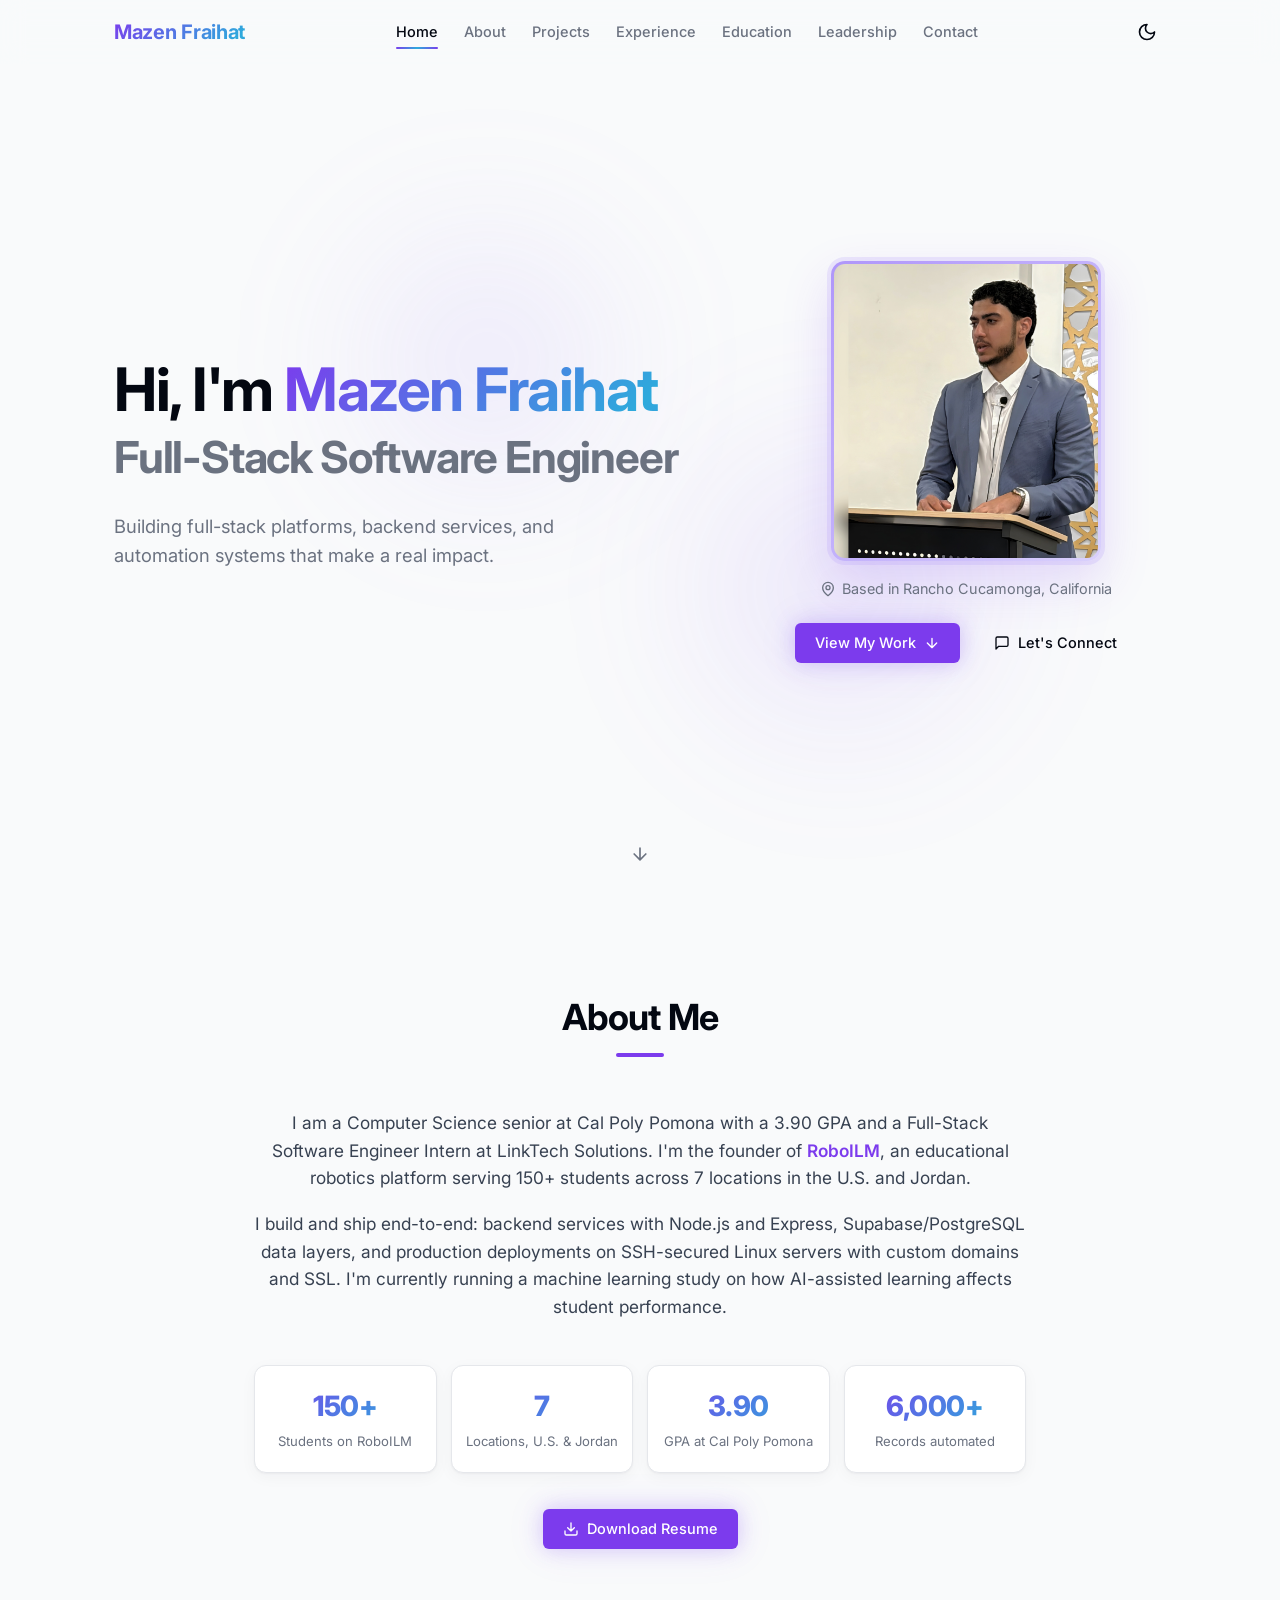
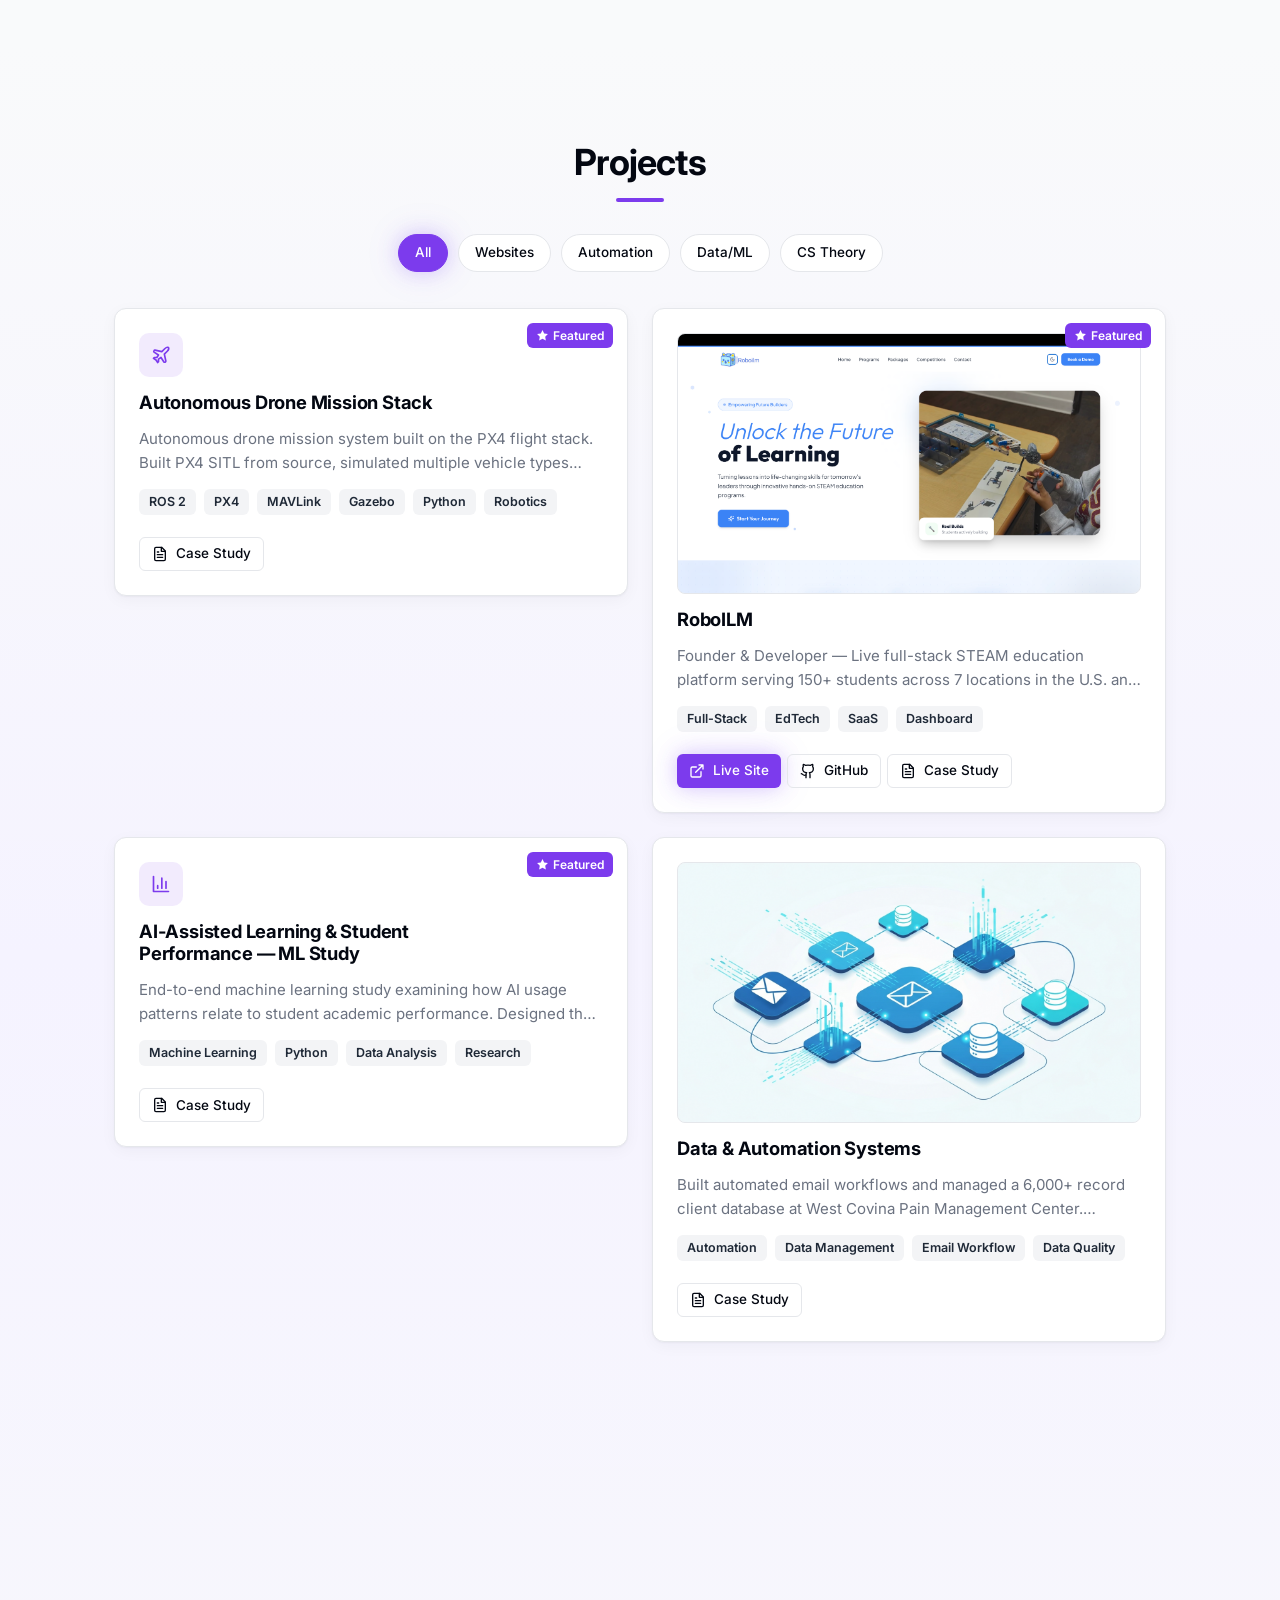
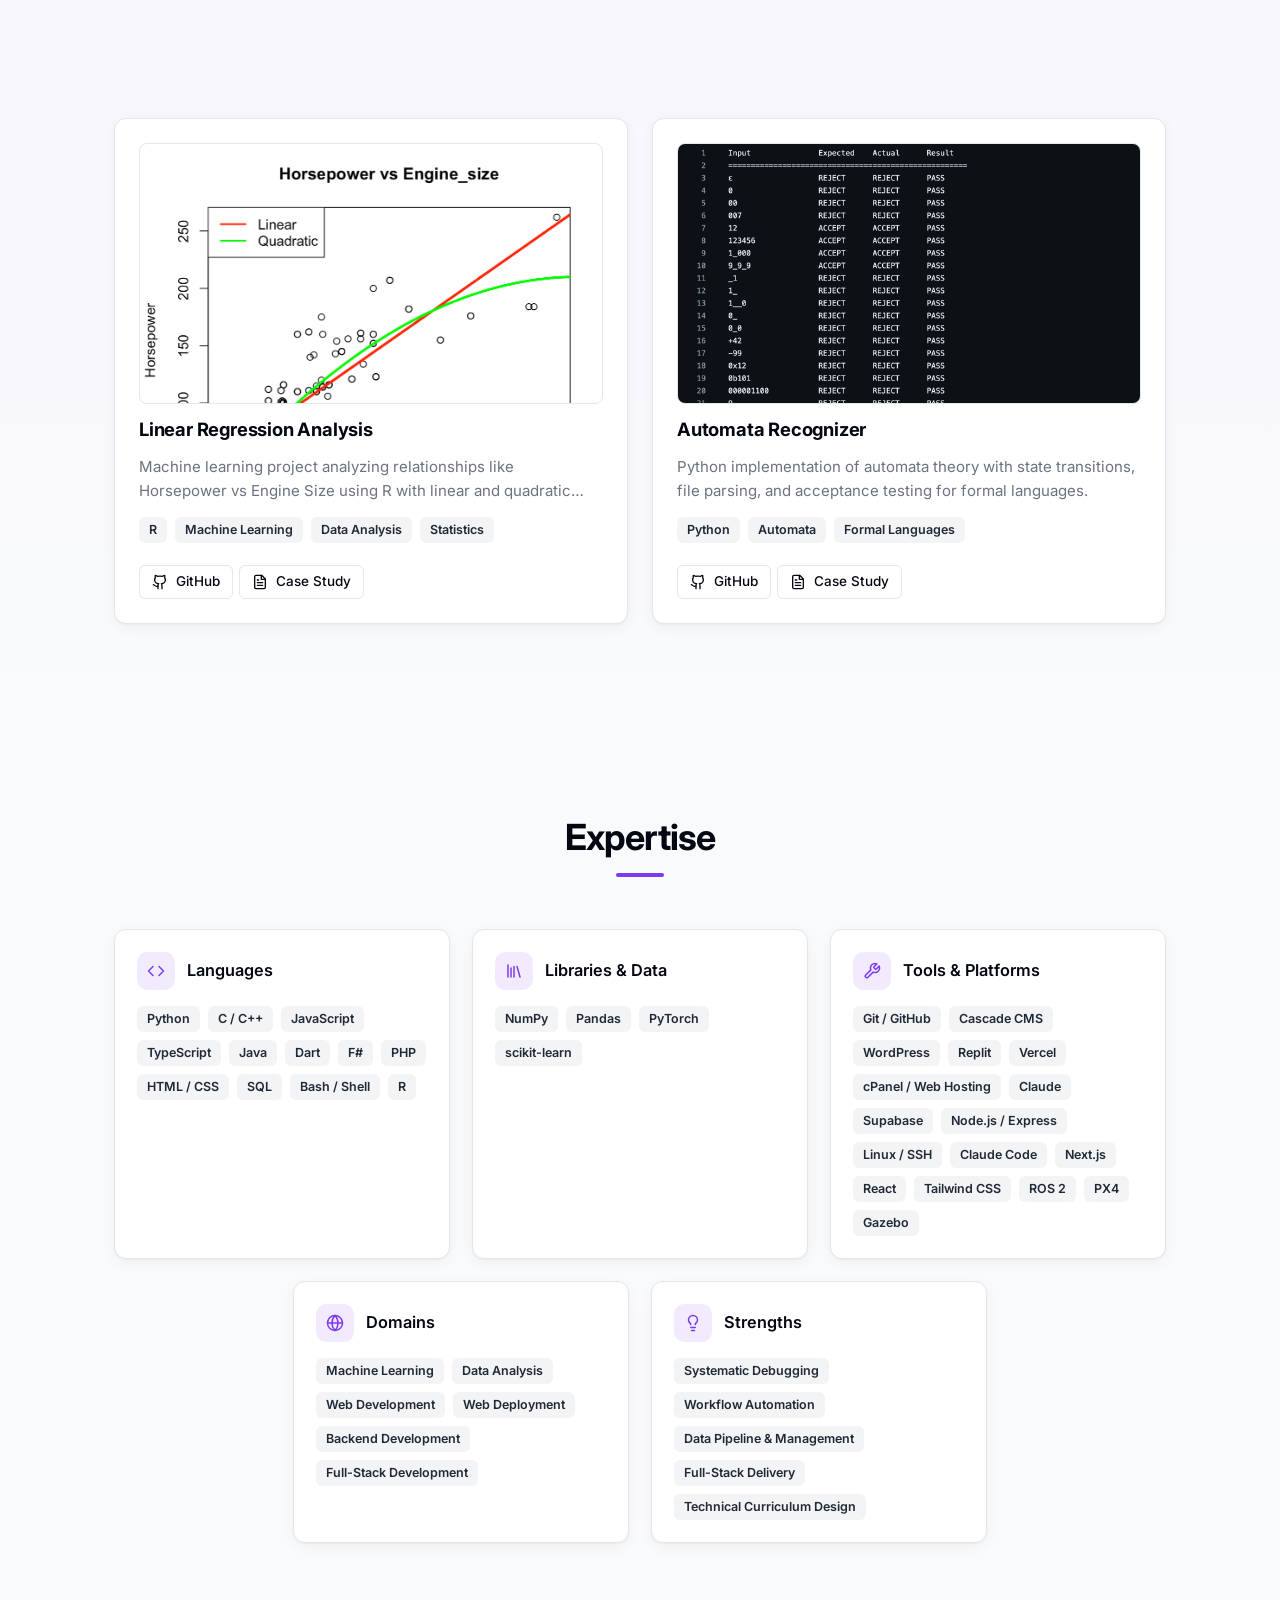
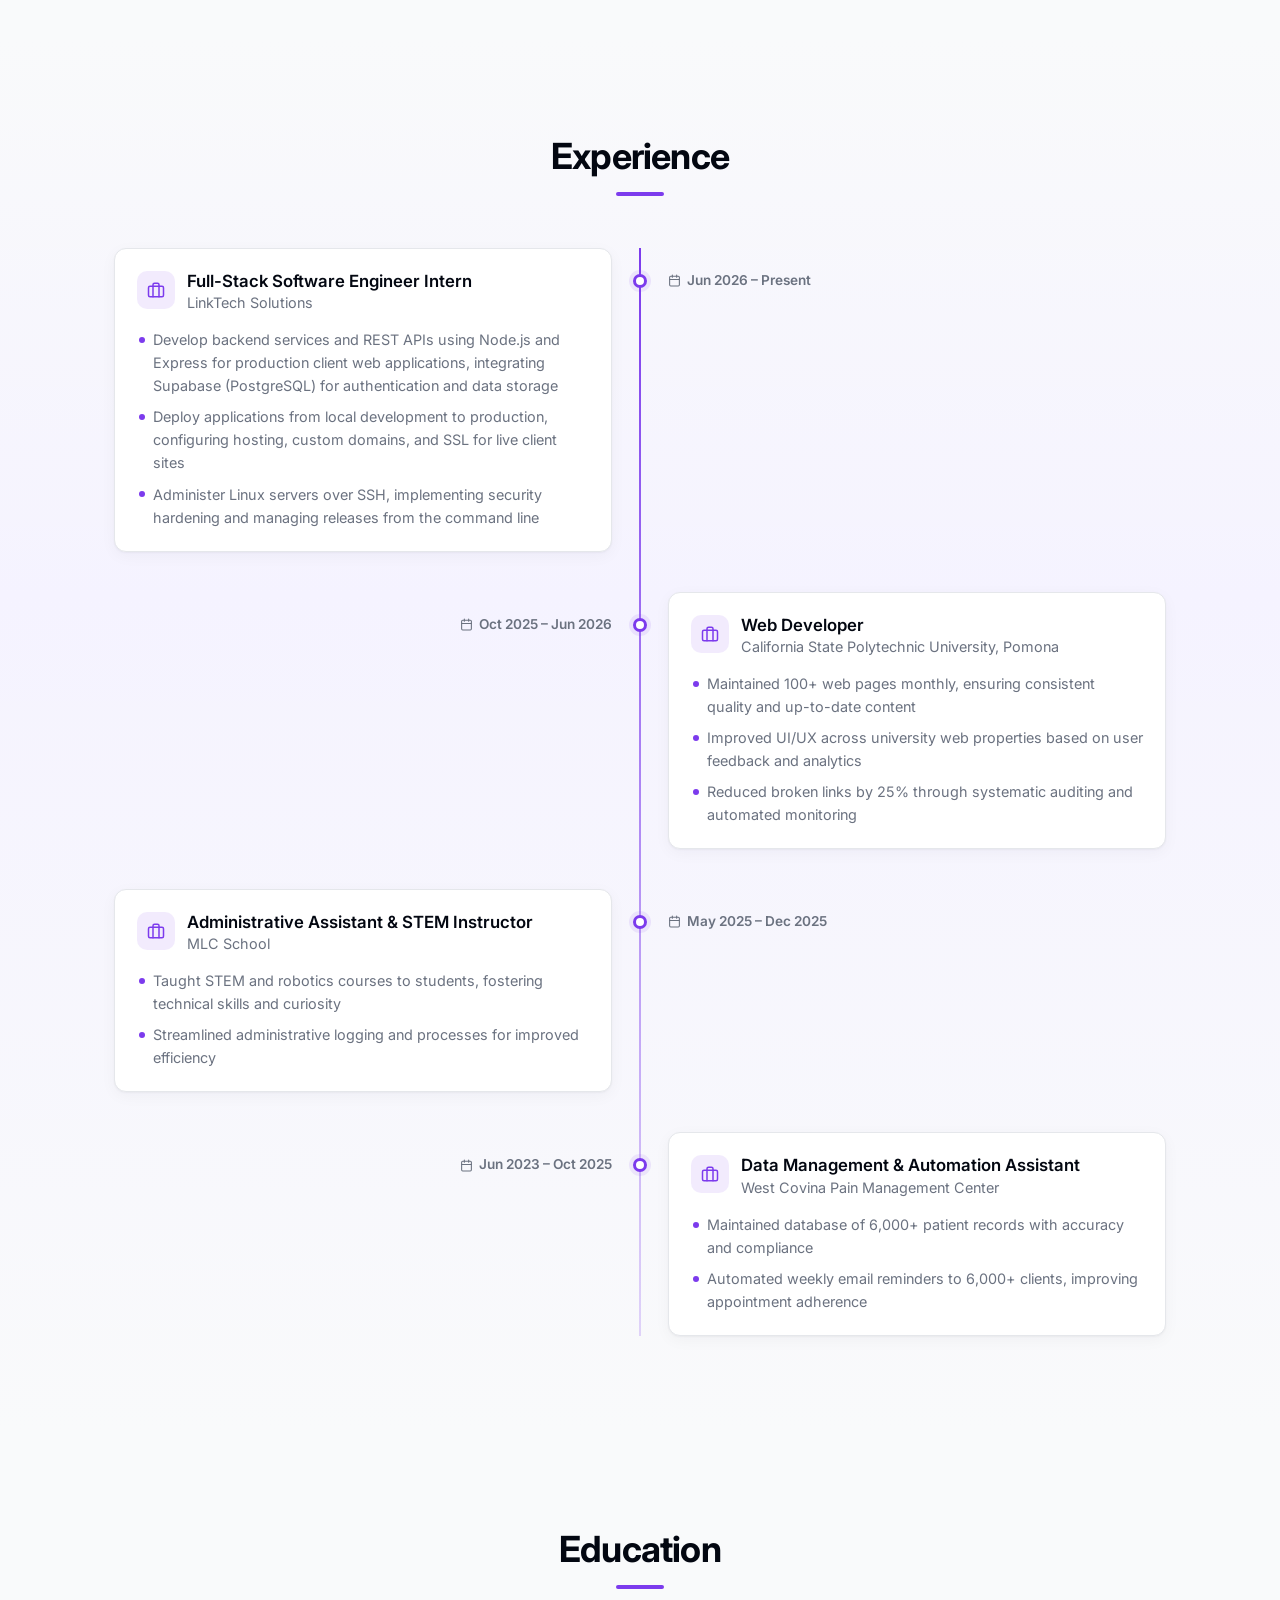
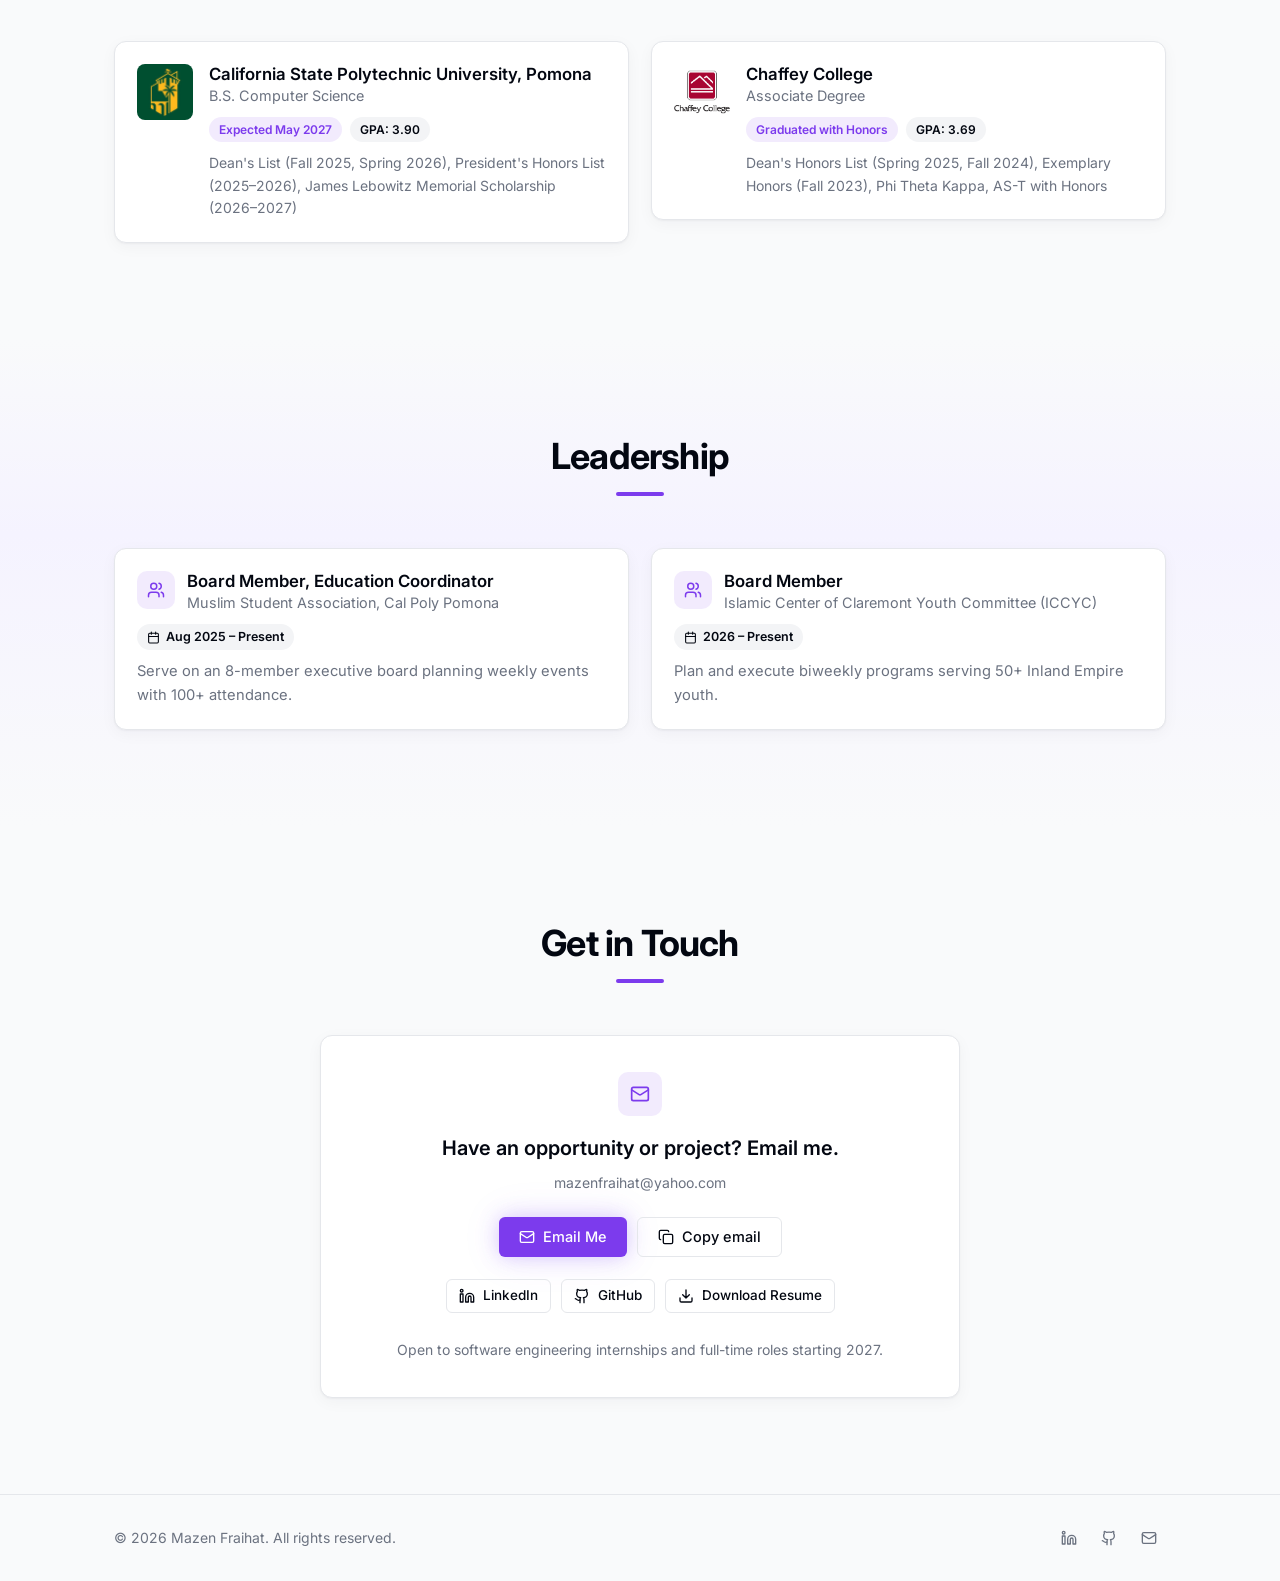
<file: index.html>
<!DOCTYPE html>
<html lang="en">
<head>
  <meta charset="UTF-8">
  <meta name="viewport" content="width=device-width, initial-scale=1">
  <title>Mazen Fraihat | Full-Stack Software Engineer</title>
  <meta name="description" content="Mazen Fraihat — Full-Stack Software Engineer and Computer Science senior at Cal Poly Pomona. Founder of RoboILM. Building full-stack platforms, backend services, and automation systems.">
  <meta name="author" content="Mazen Fraihat">
  <link rel="canonical" href="https://mazenfraihat.com/">
  <meta name="theme-color" content="#7c3bed">

  <meta property="og:type" content="website">
  <meta property="og:url" content="https://mazenfraihat.com/">
  <meta property="og:title" content="Mazen Fraihat | Full-Stack Software Engineer">
  <meta property="og:description" content="Building full-stack platforms, backend services, and automation systems that make a real impact.">
  <meta property="og:image" content="https://mazenfraihat.com/assets/img/profile.png">
  <meta name="twitter:card" content="summary_large_image">

  <link rel="icon" href="favicon.svg" type="image/svg+xml">
  <link rel="preconnect" href="https://fonts.googleapis.com">
  <link rel="preconnect" href="https://fonts.gstatic.com" crossorigin>
  <link href="https://fonts.googleapis.com/css2?family=Inter:wght@400;500;600;700;800&display=swap" rel="stylesheet">
  <link rel="stylesheet" href="styles.css">

  <!-- Set theme before paint (no flash) -->
  <script>
    (function () {
      try {
        var t = localStorage.getItem('theme');
        if (t === 'dark' || (!t && window.matchMedia('(prefers-color-scheme: dark)').matches)) {
          document.documentElement.classList.add('dark');
        }
      } catch (e) {}
    })();
  </script>

  <script type="application/ld+json">
  {
    "@context": "https://schema.org",
    "@type": "Person",
    "name": "Mazen Fraihat",
    "url": "https://mazenfraihat.com",
    "image": "https://mazenfraihat.com/assets/img/profile.png",
    "jobTitle": "Full-Stack Software Engineer",
    "email": "mailto:mazenfraihat@yahoo.com",
    "address": { "@type": "PostalAddress", "addressLocality": "Rancho Cucamonga", "addressRegion": "CA", "addressCountry": "US" },
    "alumniOf": [
      { "@type": "CollegeOrUniversity", "name": "California State Polytechnic University, Pomona" },
      { "@type": "CollegeOrUniversity", "name": "Chaffey College" }
    ],
    "worksFor": { "@type": "Organization", "name": "LinkTech Solutions" },
    "founder": { "@type": "Organization", "name": "RoboILM", "url": "https://roboilm.com" },
    "sameAs": [
      "https://www.linkedin.com/in/mazen-fraihat-905613293/",
      "https://github.com/Mazenfraihat"
    ]
  }
  </script>
</head>
<body>

<!-- ============ ICON SPRITE ============ -->
<svg width="0" height="0" style="position:absolute" aria-hidden="true">
  <defs>
    <symbol id="i-moon" viewBox="0 0 24 24"><path d="M12 3a6 6 0 0 0 9 9 9 9 0 1 1-9-9Z"/></symbol>
    <symbol id="i-sun" viewBox="0 0 24 24"><circle cx="12" cy="12" r="4"/><path d="M12 2v2M12 20v2M4.93 4.93l1.41 1.41M17.66 17.66l1.41 1.41M2 12h2M20 12h2M6.34 17.66l-1.41 1.41M19.07 4.93l-1.41 1.41"/></symbol>
    <symbol id="i-menu" viewBox="0 0 24 24"><path d="M4 6h16M4 12h16M4 18h16"/></symbol>
    <symbol id="i-x" viewBox="0 0 24 24"><path d="M18 6 6 18M6 6l12 12"/></symbol>
    <symbol id="i-arrow-down" viewBox="0 0 24 24"><path d="M12 5v14M19 12l-7 7-7-7"/></symbol>
    <symbol id="i-arrow-up" viewBox="0 0 24 24"><path d="m5 12 7-7 7 7M12 19V5"/></symbol>
    <symbol id="i-message" viewBox="0 0 24 24"><path d="M21 15a2 2 0 0 1-2 2H7l-4 4V5a2 2 0 0 1 2-2h14a2 2 0 0 1 2 2z"/></symbol>
    <symbol id="i-download" viewBox="0 0 24 24"><path d="M21 15v4a2 2 0 0 1-2 2H5a2 2 0 0 1-2-2v-4M7 10l5 5 5-5M12 15V3"/></symbol>
    <symbol id="i-external" viewBox="0 0 24 24"><path d="M15 3h6v6M10 14 21 3M18 13v6a2 2 0 0 1-2 2H5a2 2 0 0 1-2-2V8a2 2 0 0 1 2-2h6"/></symbol>
    <symbol id="i-github" viewBox="0 0 24 24"><path d="M15 22v-4a4.8 4.8 0 0 0-1-3.5c3 0 6-2 6-5.5.08-1.25-.27-2.48-1-3.5.28-1.15.28-2.35 0-3.5 0 0-1 0-3 1.5-2.64-.5-5.36-.5-8 0C6 2 5 2 5 2c-.3 1.15-.3 2.35 0 3.5A5.4 5.4 0 0 0 4 9c0 3.5 3 5.5 6 5.5-.39.49-.68 1.05-.85 1.65-.17.6-.22 1.23-.15 1.85v4"/><path d="M9 18c-4.51 2-5-2-7-2"/></symbol>
    <symbol id="i-linkedin" viewBox="0 0 24 24"><path d="M16 8a6 6 0 0 1 6 6v7h-4v-7a2 2 0 0 0-4 0v7h-4v-7a6 6 0 0 1 6-6z"/><rect width="4" height="12" x="2" y="9"/><circle cx="4" cy="4" r="2"/></symbol>
    <symbol id="i-mail" viewBox="0 0 24 24"><rect width="20" height="16" x="2" y="4" rx="2"/><path d="m22 7-8.97 5.7a1.94 1.94 0 0 1-2.06 0L2 7"/></symbol>
    <symbol id="i-copy" viewBox="0 0 24 24"><rect width="14" height="14" x="8" y="8" rx="2"/><path d="M4 16c-1.1 0-2-.9-2-2V4c0-1.1.9-2 2-2h10c1.1 0 2 .9 2 2"/></symbol>
    <symbol id="i-send" viewBox="0 0 24 24"><path d="m22 2-7 20-4-9-9-4Z"/><path d="M22 2 11 13"/></symbol>
    <symbol id="i-file" viewBox="0 0 24 24"><path d="M14.5 2H6a2 2 0 0 0-2 2v16a2 2 0 0 0 2 2h12a2 2 0 0 0 2-2V7.5L14.5 2z"/><path d="M14 2v6h6M16 13H8M16 17H8M10 9H8"/></symbol>
    <symbol id="i-star" viewBox="0 0 24 24"><path d="M12 2l3.09 6.26L22 9.27l-5 4.87 1.18 6.88L12 17.77l-6.18 3.25L7 14.14 2 9.27l6.91-1.01L12 2z"/></symbol>
    <symbol id="i-briefcase" viewBox="0 0 24 24"><rect width="20" height="14" x="2" y="7" rx="2"/><path d="M16 21V5a2 2 0 0 0-2-2h-4a2 2 0 0 0-2 2v16"/></symbol>
    <symbol id="i-calendar" viewBox="0 0 24 24"><rect width="18" height="18" x="3" y="4" rx="2"/><path d="M16 2v4M8 2v4M3 10h18"/></symbol>
    <symbol id="i-users" viewBox="0 0 24 24"><path d="M16 21v-2a4 4 0 0 0-4-4H6a4 4 0 0 0-4 4v2"/><circle cx="9" cy="7" r="4"/><path d="M22 21v-2a4 4 0 0 0-3-3.87M16 3.13a4 4 0 0 1 0 7.75"/></symbol>
    <symbol id="i-code" viewBox="0 0 24 24"><path d="m16 18 6-6-6-6M8 6l-6 6 6 6"/></symbol>
    <symbol id="i-library" viewBox="0 0 24 24"><path d="m16 6 4 14M12 6v14M8 8v12M4 4v16"/></symbol>
    <symbol id="i-wrench" viewBox="0 0 24 24"><path d="M14.7 6.3a1 1 0 0 0 0 1.4l1.6 1.6a1 1 0 0 0 1.4 0l3.77-3.77a6 6 0 0 1-7.94 7.94l-6.91 6.91a2.12 2.12 0 0 1-3-3l6.91-6.91a6 6 0 0 1 7.94-7.94l-3.76 3.76z"/></symbol>
    <symbol id="i-globe" viewBox="0 0 24 24"><circle cx="12" cy="12" r="10"/><path d="M12 2a14.5 14.5 0 0 0 0 20 14.5 14.5 0 0 0 0-20M2 12h20"/></symbol>
    <symbol id="i-bulb" viewBox="0 0 24 24"><path d="M15 14c.2-1 .7-1.7 1.5-2.5 1-.9 1.5-2.2 1.5-3.5A6 6 0 0 0 6 8c0 1 .2 2.2 1.5 3.5.7.7 1.3 1.5 1.5 2.5M9 18h6M10 22h4"/></symbol>
    <symbol id="i-pin" viewBox="0 0 24 24"><path d="M20 10c0 6-8 12-8 12s-8-6-8-12a8 8 0 0 1 16 0Z"/><circle cx="12" cy="10" r="3"/></symbol>
    <symbol id="i-chart" viewBox="0 0 24 24"><path d="M3 3v18h18M18 17V9M13 17V5M8 17v-3"/></symbol>
    <symbol id="i-plane" viewBox="0 0 24 24"><path d="M17.8 19.2 16 11l3.5-3.5C21 6 21.5 4 21 3c-1-.5-3 0-4.5 1.5L13 8 4.8 6.2c-.5-.1-.9.1-1.1.5l-.3.5c-.2.5-.1 1 .3 1.3L9 12l-2 3H4l-1 1 3 2 2 3 1-1v-3l3-2 3.5 5.3c.3.4.8.5 1.3.3l.5-.2c.4-.3.6-.7.5-1.2z"/></symbol>
    <symbol id="i-layout" viewBox="0 0 24 24"><rect width="18" height="18" x="3" y="3" rx="2"/><path d="M3 9h18M9 21V9"/></symbol>
    <symbol id="i-cpu" viewBox="0 0 24 24"><rect width="16" height="16" x="4" y="4" rx="2"/><rect width="6" height="6" x="9" y="9" rx="1"/><path d="M15 2v2M15 20v2M2 15h2M2 9h2M20 15h2M20 9h2M9 2v2M9 20v2"/></symbol>
    <symbol id="i-check" viewBox="0 0 24 24"><path d="M20 6 9 17l-5-5"/></symbol>
  </defs>
</svg>

<a class="skip-link" href="#main">Skip to content</a>
<div class="progress" aria-hidden="true"><span id="progress-bar"></span></div>

<!-- ============ NAV ============ -->
<header class="nav" id="nav">
  <div class="container nav-inner">
    <a href="#home" class="logo gradient-text">Mazen Fraihat</a>
    <nav class="nav-links" id="nav-links" aria-label="Primary">
      <a href="#home">Home</a>
      <a href="#about">About</a>
      <a href="#projects">Projects</a>
      <a href="#experience">Experience</a>
      <a href="#education">Education</a>
      <a href="#leadership">Leadership</a>
      <a href="#contact">Contact</a>
    </nav>
    <div class="nav-actions">
      <button class="icon-btn" id="theme-toggle" aria-label="Toggle theme">
        <svg class="i only-light"><use href="#i-moon"/></svg>
        <svg class="i only-dark"><use href="#i-sun"/></svg>
      </button>
      <button class="icon-btn menu-btn" id="menu-toggle" aria-label="Toggle menu" aria-expanded="false" aria-controls="nav-links">
        <svg class="i"><use href="#i-menu"/></svg>
      </button>
    </div>
  </div>
</header>

<main id="main">

  <!-- ============ HERO ============ -->
  <section id="home" class="hero">
    <div class="blob blob-1" aria-hidden="true"></div>
    <div class="blob blob-2" aria-hidden="true"></div>
    <div class="container hero-grid">
      <div class="hero-text reveal">
        <h1>Hi, I'm <span class="gradient-text animated">Mazen Fraihat</span></h1>
        <p class="hero-role">Full-Stack Software Engineer</p>
        <p class="hero-sub">Building full-stack platforms, backend services, and automation systems that make a real impact.</p>
      </div>
      <div class="hero-side reveal">
        <div class="photo-frame">
          <img src="assets/img/profile.png" alt="Mazen Fraihat" width="320" height="320" fetchpriority="high">
        </div>
        <p class="location"><svg class="i sm"><use href="#i-pin"/></svg> Based in Rancho Cucamonga, California</p>
        <div class="hero-ctas">
          <a href="#projects" class="btn btn-primary">View My Work <svg class="i sm"><use href="#i-arrow-down"/></svg></a>
          <a href="#contact" class="btn btn-ghost"><svg class="i sm"><use href="#i-message"/></svg> Let's Connect</a>
        </div>
      </div>
    </div>
    <a href="#about" class="scroll-cue" aria-label="Scroll to About"><svg class="i"><use href="#i-arrow-down"/></svg></a>
  </section>

  <!-- ============ ABOUT ============ -->
  <section id="about" class="section">
    <div class="container narrow">
      <h2 class="section-title reveal">About Me</h2>
      <div class="about-body reveal">
        <p>I am a Computer Science senior at Cal Poly Pomona with a 3.90 GPA and a Full-Stack Software Engineer Intern at LinkTech Solutions. I'm the founder of <a href="https://roboilm.com" target="_blank" rel="noopener">RoboILM</a>, an educational robotics platform serving 150+ students across 7 locations in the U.S. and Jordan.</p>
        <p>I build and ship end-to-end: backend services with Node.js and Express, Supabase/PostgreSQL data layers, and production deployments on SSH-secured Linux servers with custom domains and SSL. I'm currently running a machine learning study on how AI-assisted learning affects student performance.</p>
      </div>

      <div class="stats reveal">
        <div class="stat"><span class="stat-num" data-count="150" data-suffix="+">150+</span><span class="stat-label">Students on RoboILM</span></div>
        <div class="stat"><span class="stat-num" data-count="7">7</span><span class="stat-label">Locations, U.S. &amp; Jordan</span></div>
        <div class="stat"><span class="stat-num" data-count="3.90" data-decimals="2">3.90</span><span class="stat-label">GPA at Cal Poly Pomona</span></div>
        <div class="stat"><span class="stat-num" data-count="6000" data-suffix="+">6,000+</span><span class="stat-label">Records automated</span></div>
      </div>

      <div class="center reveal">
        <a href="Mazen_Fraihat_Resume.pdf" class="btn btn-primary" download><svg class="i sm"><use href="#i-download"/></svg> Download Resume</a>
      </div>
    </div>
  </section>

  <!-- ============ PROJECTS ============ -->
  <section id="projects" class="section alt">
    <div class="container">
      <h2 class="section-title reveal">Projects</h2>

      <div class="filters reveal" role="tablist" aria-label="Filter projects">
        <button class="chip-btn active" data-filter="all" role="tab" aria-selected="true">All</button>
        <button class="chip-btn" data-filter="websites" role="tab" aria-selected="false">Websites</button>
        <button class="chip-btn" data-filter="automation" role="tab" aria-selected="false">Automation</button>
        <button class="chip-btn" data-filter="data" role="tab" aria-selected="false">Data/ML</button>
        <button class="chip-btn" data-filter="theory" role="tab" aria-selected="false">CS Theory</button>
      </div>

      <div class="projects-grid" id="projects-grid">

        <!-- Drone -->
        <article class="card project reveal" data-cat="automation">
          <span class="badge-featured"><svg class="i xs"><use href="#i-star"/></svg> Featured</span>
          <div class="icon-tile"><svg class="i"><use href="#i-plane"/></svg></div>
          <h3>Autonomous Drone Mission Stack</h3>
          <p class="desc">Autonomous drone mission system built on the PX4 flight stack. Built PX4 SITL from source, simulated multiple vehicle types across Gazebo worlds, connected QGroundControl over MAVLink, and integrated MAVROS with ROS 2 Humble. Wrote a ROS 2 mission-upload node in Python that pushes waypoint missions to the flight controller — once uploaded, the aircraft flies the route autonomously with no human input.</p>
          <ul class="tags"><li>ROS 2</li><li>PX4</li><li>MAVLink</li><li>Gazebo</li><li>Python</li><li>Robotics</li></ul>
          <div class="actions">
            <button class="btn btn-ghost sm" data-case>
              <svg class="i sm"><use href="#i-file"/></svg> Case Study
            </button>
          </div>
          <template class="case">
            <h4>Problem</h4><p>Autonomous flight systems require reliable coordination between simulation, flight-control software, ground-station tools, and mission code.</p>
            <h4>What I did</h4><p>Built PX4 SITL from source, simulated multiple vehicle types across Gazebo worlds, connected QGroundControl over MAVLink, integrated MAVROS with ROS 2 Humble, and wrote a Python mission-upload node for waypoint missions.</p>
            <h4>Result</h4><p>A complete simulated mission workflow where waypoint missions upload to the flight controller and the aircraft flies the route autonomously with no human input.</p>
          </template>
        </article>

        <!-- RoboILM -->
        <article class="card project reveal" data-cat="websites">
          <span class="badge-featured"><svg class="i xs"><use href="#i-star"/></svg> Featured</span>
          <div class="thumb"><img src="assets/img/roboilm.png" alt="RoboILM platform homepage" loading="lazy" width="1470" height="956"></div>
          <h3>RoboILM</h3>
          <p class="desc">Founder &amp; Developer — Live full-stack STEAM education platform serving 150+ students across 7 locations in the U.S. and Jordan. Admin and student dashboards, enrollment, payment processing, custom CRM, auto-grading, analytics, secure authentication, and an entire K–6 robotics curriculum written from scratch — built end-to-end from frontend to SSH-secured deployment.</p>
          <ul class="tags"><li>Full-Stack</li><li>EdTech</li><li>SaaS</li><li>Dashboard</li></ul>
          <div class="actions">
            <a class="btn btn-primary sm" href="https://roboilm.com/" target="_blank" rel="noopener"><svg class="i sm"><use href="#i-external"/></svg> Live Site</a>
            <a class="btn btn-ghost sm" href="https://github.com/Mazenfraihat/RoboILM" target="_blank" rel="noopener"><svg class="i sm"><use href="#i-github"/></svg> GitHub</a>
            <button class="btn btn-ghost sm" data-case><svg class="i sm"><use href="#i-file"/></svg> Case Study</button>
          </div>
          <template class="case">
            <h4>Problem</h4><p>Schools running hands-on STEAM programs lack structured systems for curriculum delivery, progress tracking, and operations, leading to fragmented workflows and limited visibility.</p>
            <h4>What I did</h4><p>Built a full-stack platform integrating admin and student dashboards, content management (lessons, videos, slides), auto-grading, analytics, sales systems, authentication, and program-fit logic — designed, developed, and deployed end-to-end. Also wrote the entire K–6 robotics curriculum from scratch — lesson sequences, hardware labs, and assessments — now delivered across all 7 locations.</p>
            <h4>Result</h4><p>Delivered a live, production-ready system that centralizes operations into one platform, improves visibility across all users, and demonstrates complete ownership of full-stack product development.</p>
            <div class="modal-links">
              <a class="btn btn-primary sm" href="https://roboilm.com/" target="_blank" rel="noopener"><svg class="i sm"><use href="#i-external"/></svg> Live Site</a>
              <a class="btn btn-ghost sm" href="https://github.com/Mazenfraihat/RoboILM" target="_blank" rel="noopener"><svg class="i sm"><use href="#i-github"/></svg> GitHub</a>
            </div>
          </template>
        </article>

        <!-- AI study -->
        <article class="card project reveal" data-cat="data">
          <span class="badge-featured"><svg class="i xs"><use href="#i-star"/></svg> Featured</span>
          <div class="icon-tile"><svg class="i"><use href="#i-chart"/></svg></div>
          <h3>AI-Assisted Learning &amp; Student Performance — ML Study</h3>
          <p class="desc">End-to-end machine learning study examining how AI usage patterns relate to student academic performance. Designed the survey, collecting data from students worldwide; building the full pipeline — cleaning, exploratory analysis, and regression, random forest, and XGBoost models. Findings published through a video series.</p>
          <ul class="tags"><li>Machine Learning</li><li>Python</li><li>Data Analysis</li><li>Research</li></ul>
          <div class="actions">
            <button class="btn btn-ghost sm" data-case><svg class="i sm"><use href="#i-file"/></svg> Case Study</button>
          </div>
          <template class="case">
            <h4>Problem</h4><p>The impact of AI tools on student academic performance is widely debated but rarely studied with rigorous data collection and modeling.</p>
            <h4>What I did</h4><p>Designed an original survey, collected data from students worldwide, and built a full ML pipeline covering data cleaning, exploratory analysis, regression, random forest, and XGBoost models.</p>
            <h4>Result</h4><p>An end-to-end research project demonstrating applied ML and data science skills, with findings published as a video series.</p>
          </template>
        </article>

        <!-- Data & Automation -->
        <article class="card project reveal" data-cat="automation data">
          <div class="thumb"><img src="assets/img/data-automation.png" alt="Data and automation workflow visualization" loading="lazy" width="1408" height="768"></div>
          <h3>Data &amp; Automation Systems</h3>
          <p class="desc">Built automated email workflows and managed a 6,000+ record client database at West Covina Pain Management Center. Replaced a manual weekly outreach process with an automated reminder system, cutting the work from hours to seconds, and maintained data accuracy and consistency through structured entry and ongoing quality checks.</p>
          <ul class="tags"><li>Automation</li><li>Data Management</li><li>Email Workflow</li><li>Data Quality</li></ul>
          <div class="actions">
            <button class="btn btn-ghost sm" data-case><svg class="i sm"><use href="#i-file"/></svg> Case Study</button>
          </div>
          <template class="case">
            <h4>Problem</h4><p>Weekly client outreach was a manual, time-consuming process, while a 6,000+ record database required consistent data entry and ongoing quality checks.</p>
            <h4>What I did</h4><p>Built automated email workflows and maintained the client database through structured entry, accuracy checks, and continuing data-quality processes.</p>
            <h4>Result</h4><p>Replaced hours of manual weekly outreach with an automated reminder process that runs in seconds while supporting accurate, consistent client data.</p>
          </template>
        </article>

        <!-- BroncoBoard -->
        <article class="card project reveal" data-cat="websites">
          <div class="icon-tile"><svg class="i"><use href="#i-briefcase"/></svg></div>
          <h3>BroncoBoard — CPP Job Board</h3>
          <p class="desc">Job board built with CPP's Software Engineering Association (SEA) helping Cal Poly Pomona students find roles with clear pay, role, and deadline information. Built both frontend and backend, including login/signup, job listings, and a recruiter side for posting jobs and reviewing applicants.</p>
          <ul class="tags"><li>Full-Stack</li><li>Node.js</li><li>Express</li><li>MySQL</li><li>Tailwind</li><li>Team Project</li></ul>
          <div class="actions">
            <button class="btn btn-ghost sm" data-case><svg class="i sm"><use href="#i-file"/></svg> Case Study</button>
          </div>
          <template class="case">
            <h4>Problem</h4><p>Students need a clearer way to find job opportunities with the pay, role, and deadline information needed to make informed decisions.</p>
            <h4>What I did</h4><p>Built both the frontend and backend with login/signup, job listings, and a recruiter experience for posting jobs and reviewing applicants.</p>
            <h4>Result</h4><p>A full-stack job board created with CPP's Software Engineering Association to help Cal Poly Pomona students find relevant roles.</p>
          </template>
        </article>

        <!-- Client websites -->
        <article class="card project reveal" data-cat="websites">
          <div class="icon-tile"><svg class="i"><use href="#i-layout"/></svg></div>
          <h3>Client &amp; Product Websites</h3>
          <p class="desc">Designed, built, and shipped production websites for real clients and my own brand — MLC School (K–8 private school), Habibis Auto (digital-first dealership with structured inventory listings and SEO), and Oudluxe (premium fragrance e-commerce). Each delivered end-to-end: design, build, deployment, custom domain, and SSL.</p>
          <ul class="tags"><li>Web Development</li><li>UI/UX</li><li>E-commerce</li><li>SEO</li><li>Deployment</li></ul>
          <div class="actions">
            <a class="btn btn-ghost sm" href="https://mlcschool.net/" target="_blank" rel="noopener"><svg class="i sm"><use href="#i-external"/></svg> MLC School</a>
            <a class="btn btn-ghost sm" href="https://habibisauto.com/" target="_blank" rel="noopener"><svg class="i sm"><use href="#i-external"/></svg> Habibis Auto</a>
            <a class="btn btn-ghost sm" href="https://oudluxe.com/" target="_blank" rel="noopener"><svg class="i sm"><use href="#i-external"/></svg> Oudluxe</a>
            <button class="btn btn-ghost sm" data-case><svg class="i sm"><use href="#i-file"/></svg> Case Study</button>
          </div>
          <template class="case">
            <h4>Problem</h4><p>Real clients and small brands need production websites that communicate trust, support their goals, and remain usable after launch.</p>
            <h4>What I did</h4><p>Designed, built, and shipped MLC School, Habibis Auto, and Oudluxe websites across private education, automotive inventory, and premium fragrance e-commerce.</p>
            <h4>Result</h4><p>Delivered three end-to-end web projects covering design, build, deployment, custom domains, and SSL.</p>
            <div class="modal-links">
              <a class="btn btn-ghost sm" href="https://mlcschool.net/" target="_blank" rel="noopener"><svg class="i sm"><use href="#i-external"/></svg> MLC School</a>
              <a class="btn btn-ghost sm" href="https://habibisauto.com/" target="_blank" rel="noopener"><svg class="i sm"><use href="#i-external"/></svg> Habibis Auto</a>
              <a class="btn btn-ghost sm" href="https://oudluxe.com/" target="_blank" rel="noopener"><svg class="i sm"><use href="#i-external"/></svg> Oudluxe</a>
            </div>
          </template>
        </article>

        <!-- Linear Regression -->
        <article class="card project reveal" data-cat="data">
          <div class="thumb"><img src="assets/img/linear-regression.png" alt="Linear regression plot in R" loading="lazy" width="1068" height="938"></div>
          <h3>Linear Regression Analysis</h3>
          <p class="desc">Machine learning project analyzing relationships like Horsepower vs Engine Size using R with linear and quadratic model comparisons.</p>
          <ul class="tags"><li>R</li><li>Machine Learning</li><li>Data Analysis</li><li>Statistics</li></ul>
          <div class="actions">
            <a class="btn btn-ghost sm" href="https://github.com/Mazenfraihat/linear-regression" target="_blank" rel="noopener"><svg class="i sm"><use href="#i-github"/></svg> GitHub</a>
            <button class="btn btn-ghost sm" data-case><svg class="i sm"><use href="#i-file"/></svg> Case Study</button>
          </div>
          <template class="case">
            <h4>Problem</h4><p>Understand the fundamentals of regression and how models learn relationships from data.</p>
            <h4>What I did</h4><p>Built a clear implementation in R analyzing automotive data with linear and quadratic model visualizations.</p>
            <h4>Result</h4><p>A clean, educational repository demonstrating regression basics and data-to-model reasoning.</p>
            <div class="modal-links">
              <a class="btn btn-ghost sm" href="https://github.com/Mazenfraihat/linear-regression" target="_blank" rel="noopener"><svg class="i sm"><use href="#i-github"/></svg> GitHub</a>
            </div>
          </template>
        </article>

        <!-- Automata -->
        <article class="card project reveal" data-cat="theory">
          <div class="thumb"><img src="assets/img/automata.png" alt="Automata recognizer terminal output" loading="lazy" width="1480" height="1058"></div>
          <h3>Automata Recognizer</h3>
          <p class="desc">Python implementation of automata theory with state transitions, file parsing, and acceptance testing for formal languages.</p>
          <ul class="tags"><li>Python</li><li>Automata</li><li>Formal Languages</li></ul>
          <div class="actions">
            <a class="btn btn-ghost sm" href="https://github.com/Mazenfraihat/Automata" target="_blank" rel="noopener"><svg class="i sm"><use href="#i-github"/></svg> GitHub</a>
            <button class="btn btn-ghost sm" data-case><svg class="i sm"><use href="#i-file"/></svg> Case Study</button>
          </div>
          <template class="case">
            <h4>Problem</h4><p>Automata concepts are often theoretical — translating them into working software tests real understanding.</p>
            <h4>What I did</h4><p>Implemented recognizer logic with file-based input, state tracking, and clear terminal output.</p>
            <h4>Result</h4><p>A working project demonstrating strong fundamentals in formal languages and algorithmic thinking.</p>
            <div class="modal-links">
              <a class="btn btn-ghost sm" href="https://github.com/Mazenfraihat/Automata" target="_blank" rel="noopener"><svg class="i sm"><use href="#i-github"/></svg> GitHub</a>
            </div>
          </template>
        </article>

      </div>
    </div>
  </section>

  <!-- ============ EXPERTISE ============ -->
  <section id="expertise" class="section">
    <div class="container">
      <h2 class="section-title reveal">Expertise</h2>
      <div class="skills-grid">
        <div class="card skill reveal">
          <div class="skill-head"><div class="icon-tile sm"><svg class="i"><use href="#i-code"/></svg></div><h3>Languages</h3></div>
          <ul class="tags"><li>Python</li><li>C / C++</li><li>JavaScript</li><li>TypeScript</li><li>Java</li><li>Dart</li><li>F#</li><li>PHP</li><li>HTML / CSS</li><li>SQL</li><li>Bash / Shell</li><li>R</li></ul>
        </div>
        <div class="card skill reveal">
          <div class="skill-head"><div class="icon-tile sm"><svg class="i"><use href="#i-library"/></svg></div><h3>Libraries &amp; Data</h3></div>
          <ul class="tags"><li>NumPy</li><li>Pandas</li><li>PyTorch</li><li>scikit-learn</li></ul>
        </div>
        <div class="card skill reveal">
          <div class="skill-head"><div class="icon-tile sm"><svg class="i"><use href="#i-wrench"/></svg></div><h3>Tools &amp; Platforms</h3></div>
          <ul class="tags"><li>Git / GitHub</li><li>Cascade CMS</li><li>WordPress</li><li>Replit</li><li>Vercel</li><li>cPanel / Web Hosting</li><li>Claude</li><li>Supabase</li><li>Node.js / Express</li><li>Linux / SSH</li><li>Claude Code</li><li>Next.js</li><li>React</li><li>Tailwind CSS</li><li>ROS 2</li><li>PX4</li><li>Gazebo</li></ul>
        </div>
        <div class="card skill reveal">
          <div class="skill-head"><div class="icon-tile sm"><svg class="i"><use href="#i-globe"/></svg></div><h3>Domains</h3></div>
          <ul class="tags"><li>Machine Learning</li><li>Data Analysis</li><li>Web Development</li><li>Web Deployment</li><li>Backend Development</li><li>Full-Stack Development</li></ul>
        </div>
        <div class="card skill reveal">
          <div class="skill-head"><div class="icon-tile sm"><svg class="i"><use href="#i-bulb"/></svg></div><h3>Strengths</h3></div>
          <ul class="tags"><li>Systematic Debugging</li><li>Workflow Automation</li><li>Data Pipeline &amp; Management</li><li>Full-Stack Delivery</li><li>Technical Curriculum Design</li></ul>
        </div>
      </div>
    </div>
  </section>

  <!-- ============ EXPERIENCE ============ -->
  <section id="experience" class="section alt">
    <div class="container">
      <h2 class="section-title reveal">Experience</h2>
      <ol class="timeline">
        <li class="tl-item reveal">
          <div class="card tl-card">
            <div class="tl-head">
              <div class="icon-tile sm"><svg class="i"><use href="#i-briefcase"/></svg></div>
              <div><h3>Full-Stack Software Engineer Intern</h3><p class="org">LinkTech Solutions</p></div>
            </div>
            <ul class="bullets">
              <li>Develop backend services and REST APIs using Node.js and Express for production client web applications, integrating Supabase (PostgreSQL) for authentication and data storage</li>
              <li>Deploy applications from local development to production, configuring hosting, custom domains, and SSL for live client sites</li>
              <li>Administer Linux servers over SSH, implementing security hardening and managing releases from the command line</li>
            </ul>
          </div>
          <span class="tl-dot" aria-hidden="true"></span>
          <p class="tl-date"><svg class="i xs"><use href="#i-calendar"/></svg> Jun 2026 – Present</p>
        </li>
        <li class="tl-item reveal">
          <div class="card tl-card">
            <div class="tl-head">
              <div class="icon-tile sm"><svg class="i"><use href="#i-briefcase"/></svg></div>
              <div><h3>Web Developer</h3><p class="org">California State Polytechnic University, Pomona</p></div>
            </div>
            <ul class="bullets">
              <li>Maintained 100+ web pages monthly, ensuring consistent quality and up-to-date content</li>
              <li>Improved UI/UX across university web properties based on user feedback and analytics</li>
              <li>Reduced broken links by 25% through systematic auditing and automated monitoring</li>
            </ul>
          </div>
          <span class="tl-dot" aria-hidden="true"></span>
          <p class="tl-date"><svg class="i xs"><use href="#i-calendar"/></svg> Oct 2025 – Jun 2026</p>
        </li>
        <li class="tl-item reveal">
          <div class="card tl-card">
            <div class="tl-head">
              <div class="icon-tile sm"><svg class="i"><use href="#i-briefcase"/></svg></div>
              <div><h3>Administrative Assistant &amp; STEM Instructor</h3><p class="org">MLC School</p></div>
            </div>
            <ul class="bullets">
              <li>Taught STEM and robotics courses to students, fostering technical skills and curiosity</li>
              <li>Streamlined administrative logging and processes for improved efficiency</li>
            </ul>
          </div>
          <span class="tl-dot" aria-hidden="true"></span>
          <p class="tl-date"><svg class="i xs"><use href="#i-calendar"/></svg> May 2025 – Dec 2025</p>
        </li>
        <li class="tl-item reveal">
          <div class="card tl-card">
            <div class="tl-head">
              <div class="icon-tile sm"><svg class="i"><use href="#i-briefcase"/></svg></div>
              <div><h3>Data Management &amp; Automation Assistant</h3><p class="org">West Covina Pain Management Center</p></div>
            </div>
            <ul class="bullets">
              <li>Maintained database of 6,000+ patient records with accuracy and compliance</li>
              <li>Automated weekly email reminders to 6,000+ clients, improving appointment adherence</li>
            </ul>
          </div>
          <span class="tl-dot" aria-hidden="true"></span>
          <p class="tl-date"><svg class="i xs"><use href="#i-calendar"/></svg> Jun 2023 – Oct 2025</p>
        </li>
      </ol>
    </div>
  </section>

  <!-- ============ EDUCATION ============ -->
  <section id="education" class="section">
    <div class="container">
      <h2 class="section-title reveal">Education</h2>
      <div class="two-col">
        <div class="card edu reveal">
          <img class="edu-logo" src="assets/img/cpp.jpeg" alt="Cal Poly Pomona logo" loading="lazy" width="56" height="56">
          <div>
            <h3>California State Polytechnic University, Pomona</h3>
            <p class="org">B.S. Computer Science</p>
            <div class="pills"><span class="pill strong">Expected May 2027</span><span class="pill">GPA: 3.90</span></div>
            <p class="muted small">Dean's List (Fall 2025, Spring 2026), President's Honors List (2025–2026), James Lebowitz Memorial Scholarship (2026–2027)</p>
          </div>
        </div>
        <div class="card edu reveal">
          <img class="edu-logo" src="assets/img/chaffey.png" alt="Chaffey College logo" loading="lazy" width="56" height="56">
          <div>
            <h3>Chaffey College</h3>
            <p class="org">Associate Degree</p>
            <div class="pills"><span class="pill strong">Graduated with Honors</span><span class="pill">GPA: 3.69</span></div>
            <p class="muted small">Dean's Honors List (Spring 2025, Fall 2024), Exemplary Honors (Fall 2023), Phi Theta Kappa, AS-T with Honors</p>
          </div>
        </div>
      </div>
    </div>
  </section>

  <!-- ============ LEADERSHIP ============ -->
  <section id="leadership" class="section alt">
    <div class="container">
      <h2 class="section-title reveal">Leadership</h2>
      <div class="two-col">
        <div class="card lead reveal">
          <div class="tl-head">
            <div class="icon-tile sm"><svg class="i"><use href="#i-users"/></svg></div>
            <div><h3>Board Member, Education Coordinator</h3><p class="org">Muslim Student Association, Cal Poly Pomona</p></div>
          </div>
          <p class="pill-date"><svg class="i xs"><use href="#i-calendar"/></svg> Aug 2025 – Present</p>
          <p class="muted">Serve on an 8-member executive board planning weekly events with 100+ attendance.</p>
        </div>
        <div class="card lead reveal">
          <div class="tl-head">
            <div class="icon-tile sm"><svg class="i"><use href="#i-users"/></svg></div>
            <div><h3>Board Member</h3><p class="org">Islamic Center of Claremont Youth Committee (ICCYC)</p></div>
          </div>
          <p class="pill-date"><svg class="i xs"><use href="#i-calendar"/></svg> 2026 – Present</p>
          <p class="muted">Plan and execute biweekly programs serving 50+ Inland Empire youth.</p>
        </div>
      </div>
    </div>
  </section>

  <!-- ============ CONTACT ============ -->
  <section id="contact" class="section">
    <div class="container">
      <h2 class="section-title reveal">Get in Touch</h2>
      <div class="card contact-cta reveal">
        <div class="icon-tile"><svg class="i"><use href="#i-mail"/></svg></div>
        <p class="contact-lead">Have an opportunity or project? Email me.</p>
        <p class="muted small">mazenfraihat@yahoo.com</p>
        <div class="contact-actions">
          <a class="btn btn-primary" href="mailto:mazenfraihat@yahoo.com"><svg class="i sm"><use href="#i-mail"/></svg> Email Me</a>
          <button class="btn btn-ghost bordered" type="button" id="copy-email" data-email="mazenfraihat@yahoo.com"><svg class="i sm"><use href="#i-copy"/></svg> <span>Copy email</span></button>
        </div>
        <div class="contact-actions">
          <a class="btn btn-ghost bordered sm" href="https://www.linkedin.com/in/mazen-fraihat-905613293/" target="_blank" rel="noopener"><svg class="i sm"><use href="#i-linkedin"/></svg> LinkedIn</a>
          <a class="btn btn-ghost bordered sm" href="https://github.com/Mazenfraihat" target="_blank" rel="noopener"><svg class="i sm"><use href="#i-github"/></svg> GitHub</a>
          <a class="btn btn-ghost bordered sm" href="Mazen_Fraihat_Resume.pdf" download><svg class="i sm"><use href="#i-download"/></svg> Download Resume</a>
        </div>
        <p class="muted small open-to">Open to software engineering internships and full-time roles starting 2027.</p>
      </div>
    </div>
  </section>
</main>

<footer class="footer">
  <div class="container footer-inner">
    <p>© <span id="year">2026</span> Mazen Fraihat. All rights reserved.</p>
    <div class="footer-links">
      <a href="https://www.linkedin.com/in/mazen-fraihat-905613293/" target="_blank" rel="noopener" aria-label="LinkedIn"><svg class="i sm"><use href="#i-linkedin"/></svg></a>
      <a href="https://github.com/Mazenfraihat" target="_blank" rel="noopener" aria-label="GitHub"><svg class="i sm"><use href="#i-github"/></svg></a>
      <a href="mailto:mazenfraihat@yahoo.com" aria-label="Email"><svg class="i sm"><use href="#i-mail"/></svg></a>
    </div>
  </div>
</footer>

<button class="to-top" id="to-top" aria-label="Back to top"><svg class="i sm"><use href="#i-arrow-up"/></svg></button>

<!-- Case study modal -->
<dialog class="modal" id="case-modal" aria-labelledby="modal-title">
  <div class="modal-head">
    <div>
      <h3 id="modal-title"></h3>
      <ul class="tags" id="modal-tags"></ul>
    </div>
    <button class="icon-btn" id="modal-close" aria-label="Close"><svg class="i"><use href="#i-x"/></svg></button>
  </div>
  <div class="modal-body" id="modal-body"></div>
</dialog>

<script src="script.js" defer></script>
</body>
</html>
</file>
<file: styles.css>
/* =========================================================
   mazenfraihat.com — styles
   Colors: violet #7c3bed → cyan #2eaadc
   ========================================================= */

:root {
  --primary: #7c3bed;
  --primary-hover: #6d28d9;
  --accent: #2eaadc;
  --primary-soft: rgba(124, 59, 237, 0.10);
  --bg: #f9fafb;
  --bg-alt: #f5f3ff;
  --fg: #030711;
  --fg-2: #374151;
  --muted: #6b7280;
  --card: #ffffff;
  --border: #e5e7eb;
  --chip: #f3f4f6;
  --chip-fg: #1f2937;
  --input: #f9fafb;
  --shadow: 0 1px 2px rgba(0,0,0,.04), 0 4px 16px rgba(17,24,39,.04);
  --shadow-hover: 0 10px 30px rgba(124,59,237,.12);
  --glow: 0 0 20px rgba(139,92,246,.30), 0 0 40px rgba(139,92,246,.10);
  --radius: 12px;
  --nav-h: 64px;
  --gradient: linear-gradient(135deg, #7c3bed, #2eaadc, #7c3bed);
}

html.dark {
  --bg: #09090f;
  --bg-alt: #0f0d1a;
  --fg: #f3f4f6;
  --fg-2: #d1d5db;
  --muted: #9ca3af;
  --card: #12121c;
  --border: #23233a;
  --chip: #1c1c2b;
  --chip-fg: #e5e7eb;
  --input: #0d0d16;
  --primary-soft: rgba(139, 92, 246, 0.16);
  --shadow: 0 1px 2px rgba(0,0,0,.4);
  --shadow-hover: 0 10px 30px rgba(124,59,237,.25);
}

*, *::before, *::after { box-sizing: border-box; }
html { scroll-behavior: smooth; scroll-padding-top: calc(var(--nav-h) + 8px); -webkit-text-size-adjust: 100%; }
body {
  margin: 0;
  font-family: Inter, ui-sans-serif, system-ui, -apple-system, "Segoe UI", sans-serif;
  background: var(--bg);
  color: var(--fg);
  line-height: 1.6;
  -webkit-font-smoothing: antialiased;
  transition: background-color .3s, color .3s;
}
img { max-width: 100%; display: block; }
a { color: inherit; text-decoration: none; }
h1, h2, h3, h4 { margin: 0; line-height: 1.2; }
p { margin: 0; }
ul, ol { margin: 0; padding: 0; list-style: none; }
button { font: inherit; color: inherit; background: none; border: 0; cursor: pointer; }
:focus-visible { outline: 2px solid var(--primary); outline-offset: 3px; border-radius: 6px; }

.container { width: 100%; max-width: 1100px; margin: 0 auto; padding: 0 24px; }
.container.narrow { max-width: 820px; }
.center { text-align: center; }
.muted { color: var(--muted); }
.small { font-size: .875rem; }
.strong { font-weight: 600; }

.skip-link { position: absolute; left: -999px; top: 8px; z-index: 100; background: var(--primary); color: #fff; padding: 8px 14px; border-radius: 8px; }
.skip-link:focus { left: 8px; }

/* ---------- icons ---------- */
.i { width: 20px; height: 20px; fill: none; stroke: currentColor; stroke-width: 2; stroke-linecap: round; stroke-linejoin: round; flex-shrink: 0; }
.i.sm { width: 16px; height: 16px; }
.i.xs { width: 13px; height: 13px; }

/* ---------- gradient text ---------- */
.gradient-text {
  background: var(--gradient);
  background-size: 200% auto;
  -webkit-background-clip: text;
  background-clip: text;
  color: transparent;
}
.gradient-text.animated { animation: shine 6s linear infinite; }
@keyframes shine { to { background-position: 200% center; } }

/* ---------- scroll progress ---------- */
.progress { position: fixed; inset: 0 0 auto 0; height: 3px; z-index: 60; pointer-events: none; }
.progress span { display: block; height: 100%; width: 0; background: var(--gradient); }

/* ---------- nav ---------- */
.nav {
  position: fixed; inset: 0 0 auto 0; z-index: 50; height: var(--nav-h);
  background: color-mix(in srgb, var(--bg) 75%, transparent);
  backdrop-filter: saturate(180%) blur(12px);
  -webkit-backdrop-filter: saturate(180%) blur(12px);
  border-bottom: 1px solid transparent;
  transition: border-color .3s, background-color .3s;
}
.nav.scrolled { border-bottom-color: var(--border); }
.nav-inner { height: 100%; display: flex; align-items: center; justify-content: space-between; gap: 16px; }
.logo { font-size: 20px; font-weight: 700; letter-spacing: -.3px; }
.nav-links { display: flex; gap: 26px; }
.nav-links a { font-size: 14.5px; color: var(--muted); font-weight: 500; position: relative; transition: color .2s; }
.nav-links a:hover, .nav-links a.active { color: var(--fg); }
.nav-links a.active::after {
  content: ""; position: absolute; left: 0; right: 0; bottom: -6px; height: 2px; border-radius: 2px; background: var(--gradient);
}
.nav-actions { display: flex; align-items: center; gap: 4px; }
.icon-btn { width: 38px; height: 38px; display: grid; place-items: center; border-radius: 8px; transition: background .2s; }
.icon-btn:hover { background: var(--chip); }
.menu-btn { display: none; }
.only-dark { display: none; }
html.dark .only-dark { display: block; }
html.dark .only-light { display: none; }

/* ---------- buttons ---------- */
.btn {
  display: inline-flex; align-items: center; justify-content: center; gap: 8px;
  height: 40px; padding: 0 20px; border-radius: 6px;
  font-size: 14.5px; font-weight: 500; white-space: nowrap;
  transition: transform .15s, background-color .2s, box-shadow .2s, color .2s;
}
.btn.sm { height: 34px; padding: 0 12px; font-size: 13.5px; }
.btn.block { width: 100%; }
.btn-primary { background: var(--primary); color: #fff; box-shadow: var(--glow); }
.btn-primary:hover { background: var(--primary-hover); transform: translateY(-1px); }
.btn-ghost { color: var(--fg); }
.btn-ghost:hover { background: var(--chip); }
.btn:active { transform: translateY(0) scale(.98); }

/* ---------- hero ---------- */
.hero { position: relative; min-height: 100vh; min-height: 100svh; display: flex; align-items: center; padding: calc(var(--nav-h) + 40px) 0 80px; overflow: hidden; }
.blob { position: absolute; border-radius: 50%; filter: blur(70px); opacity: .55; pointer-events: none; }
.blob-1 { width: 360px; height: 360px; left: 24%; top: 20%; background: radial-gradient(circle, rgba(167,139,250,.35), transparent 70%); animation: float 12s ease-in-out infinite; }
.blob-2 { width: 420px; height: 420px; right: 18%; top: 42%; background: radial-gradient(circle, rgba(139,92,246,.28), transparent 70%); animation: float 14s ease-in-out infinite reverse; }
html.dark .blob { opacity: .6; }
@keyframes float { 50% { transform: translate(30px, -24px) scale(1.06); } }

.hero-grid { position: relative; display: grid; grid-template-columns: minmax(0, 1.55fr) minmax(0, 1fr); gap: 32px; align-items: center; }
@media (min-width: 861px) { .hero h1 .gradient-text { white-space: nowrap; } }
.hero h1 { font-size: clamp(2.4rem, 5.2vw, 3.75rem); font-weight: 700; letter-spacing: -1.5px; }
.hero-role { margin-top: 6px; font-size: clamp(1.8rem, 3.8vw, 2.75rem); font-weight: 700; letter-spacing: -1.2px; color: var(--muted); line-height: 1.2; }
.hero-sub { margin-top: 28px; max-width: 470px; font-size: 1.15rem; color: var(--muted); }
.hero-side { display: flex; flex-direction: column; align-items: center; gap: 16px; }
.photo-frame {
  width: min(270px, 70vw); aspect-ratio: 9 / 10; border-radius: 14px; padding: 3px;
  background: linear-gradient(135deg, rgba(167,139,250,.9), rgba(196,181,253,.6));
  box-shadow: 0 0 0 4px rgba(167,139,250,.18), 0 20px 50px rgba(124,59,237,.18);
  transition: transform .4s;
}
.photo-frame:hover { transform: translateY(-4px) rotate(-.5deg); }
.photo-frame img { width: 100%; height: 100%; object-fit: cover; border-radius: 11px; background: var(--chip); }
.location { display: inline-flex; align-items: center; gap: 6px; font-size: .9rem; color: var(--muted); }
.hero-ctas { display: flex; gap: 14px; flex-wrap: wrap; justify-content: center; margin-top: 6px; }
.scroll-cue { position: absolute; bottom: 28px; left: 50%; translate: -50% 0; color: var(--muted); animation: bob 2s ease-in-out infinite; }
@keyframes bob { 50% { transform: translateY(6px); } }

/* ---------- sections ---------- */
.section { padding: 96px 0; position: relative; }
.section.alt { background: linear-gradient(180deg, transparent, var(--bg-alt) 40%, transparent); }
.section-title { text-align: center; font-size: clamp(1.9rem, 3.2vw, 2.25rem); font-weight: 700; letter-spacing: -.8px; margin-bottom: 52px; }
.section-title::after { content: ""; display: block; width: 48px; height: 4px; border-radius: 4px; background: var(--primary); margin: 14px auto 0; }

/* ---------- about ---------- */
.about-body { display: grid; gap: 18px; font-size: 1.08rem; color: var(--fg-2); text-align: center; }
.about-body a { color: var(--primary); font-weight: 600; }
.about-body a:hover { text-decoration: underline; }
.stats { display: grid; grid-template-columns: repeat(4, 1fr); gap: 14px; margin: 44px 0 36px; }
.stat { background: var(--card); border: 1px solid var(--border); border-radius: var(--radius); padding: 18px 12px; text-align: center; box-shadow: var(--shadow); }
.stat-num { display: block; font-size: 1.75rem; font-weight: 800; letter-spacing: -.5px; background: var(--gradient); background-size: 200% auto; -webkit-background-clip: text; background-clip: text; color: transparent; }
.stat-label { font-size: .82rem; color: var(--muted); }

/* ---------- cards ---------- */
.card {
  background: var(--card); border: 1px solid var(--border); border-radius: var(--radius);
  box-shadow: var(--shadow); transition: transform .25s, box-shadow .25s, border-color .25s;
}
.icon-tile { width: 44px; height: 44px; border-radius: 10px; display: grid; place-items: center; background: var(--primary-soft); color: var(--primary); flex-shrink: 0; }
.icon-tile.sm { width: 38px; height: 38px; }
.icon-tile.sm .i { width: 18px; height: 18px; }

.tags { display: flex; flex-wrap: wrap; gap: 8px; }
.tags li { font-size: 12.5px; font-weight: 600; padding: 3px 10px; border-radius: 6px; background: var(--chip); color: var(--chip-fg); }

/* ---------- projects ---------- */
.filters { display: flex; justify-content: center; flex-wrap: wrap; gap: 10px; margin: -20px 0 36px; }
.chip-btn { font-size: 13.5px; font-weight: 500; padding: 7px 16px; border-radius: 999px; border: 1px solid var(--border); background: var(--card); transition: all .2s; }
.chip-btn:hover { border-color: var(--primary); color: var(--primary); }
.chip-btn.active { background: var(--primary); color: #fff; border-color: var(--primary); box-shadow: var(--glow); }

.projects-grid { display: grid; grid-template-columns: repeat(2, 1fr); gap: 24px; align-items: start; }
.project { position: relative; padding: 24px; display: flex; flex-direction: column; gap: 14px; }
.project:hover { transform: translateY(-4px); box-shadow: var(--shadow-hover); border-color: color-mix(in srgb, var(--primary) 35%, var(--border)); }
.project.hidden { display: none; }
.badge-featured { position: absolute; top: 14px; right: 14px; z-index: 2; display: inline-flex; align-items: center; gap: 4px; font-size: 12px; font-weight: 600; padding: 3px 9px; border-radius: 6px; background: var(--primary); color: #fff; }
.badge-featured .i { fill: currentColor; stroke: none; }
.thumb { border-radius: 8px; overflow: hidden; aspect-ratio: 16 / 9; background: var(--chip); border: 1px solid var(--border); }
.thumb img { width: 100%; height: 100%; object-fit: cover; object-position: top; transition: transform .5s; }
.project:hover .thumb img { transform: scale(1.04); }
.project h3 { font-size: 1.15rem; font-weight: 700; letter-spacing: -.2px; padding-right: 80px; }
.project .thumb + h3 { padding-right: 0; }
.project .desc { color: var(--muted); font-size: .94rem; display: -webkit-box; -webkit-line-clamp: 2; -webkit-box-orient: vertical; overflow: hidden; }
.project .actions { display: flex; flex-wrap: wrap; gap: 6px; margin-top: 8px; }
.project .actions .btn-ghost { border: 1px solid var(--border); }

/* ---------- expertise ---------- */
.skills-grid { display: flex; flex-wrap: wrap; justify-content: center; gap: 22px; }
.skill { padding: 22px; width: calc((100% - 44px) / 3); }
.skill:hover { transform: translateY(-3px); box-shadow: var(--shadow-hover); }
.skill-head { display: flex; align-items: center; gap: 12px; margin-bottom: 16px; }
.skill-head h3 { font-size: 1.02rem; font-weight: 600; }

/* ---------- timeline ---------- */
.timeline { position: relative; }
.timeline::before { content: ""; position: absolute; left: 50%; top: 0; bottom: 0; width: 2px; translate: -1px 0; background: linear-gradient(var(--primary), color-mix(in srgb, var(--primary) 20%, transparent)); }
.tl-item { position: relative; display: grid; grid-template-columns: 1fr 1fr; gap: 56px; margin-bottom: 40px; align-items: start; }
.tl-item:last-child { margin-bottom: 0; }
.tl-card { padding: 22px; grid-column: 1; }
.tl-date { grid-column: 2; grid-row: 1; padding-top: 22px; font-size: .85rem; font-weight: 600; color: var(--muted); display: inline-flex; align-items: center; gap: 6px; }
.tl-item:nth-child(even) .tl-card { grid-column: 2; }
.tl-item:nth-child(even) .tl-date { grid-column: 1; justify-content: flex-end; }
.tl-dot { position: absolute; left: 50%; top: 26px; width: 14px; height: 14px; translate: -50% 0; border-radius: 50%; background: var(--card); border: 3px solid var(--primary); box-shadow: 0 0 0 4px var(--primary-soft); }
.tl-head { display: flex; gap: 12px; align-items: flex-start; margin-bottom: 14px; }
.tl-head h3 { font-size: 1.05rem; font-weight: 600; }
.org { font-size: .9rem; color: var(--muted); }
.bullets { display: grid; gap: 8px; }
.bullets li { position: relative; padding-left: 16px; font-size: .9rem; color: var(--muted); }
.bullets li::before { content: ""; position: absolute; left: 2px; top: .62em; width: 6px; height: 6px; border-radius: 50%; background: var(--primary); }

/* ---------- education / leadership ---------- */
.two-col { display: grid; grid-template-columns: 1fr 1fr; gap: 22px; align-items: start; }
.edu { padding: 22px; display: flex; gap: 16px; }
.edu:hover, .lead:hover { transform: translateY(-3px); box-shadow: var(--shadow-hover); }
.edu-logo { width: 56px; height: 56px; border-radius: 8px; object-fit: contain; background: #fff; flex-shrink: 0; }
.edu h3 { font-size: 1.05rem; font-weight: 600; }
.pills { display: flex; flex-wrap: wrap; gap: 8px; margin: 10px 0; }
.pill { font-size: 12px; font-weight: 600; padding: 3px 10px; border-radius: 999px; background: var(--chip); }
.pill.strong { background: var(--primary-soft); color: var(--primary); }
.lead { padding: 22px; }
.lead .tl-head { margin-bottom: 10px; }
.pill-date { display: inline-flex; align-items: center; gap: 6px; font-size: 12.5px; font-weight: 600; padding: 3px 10px; border-radius: 999px; background: var(--chip); margin-bottom: 10px; }
.lead .muted { font-size: .92rem; }

/* ---------- contact ---------- */
.contact-cta { max-width: 640px; margin: 0 auto; padding: 36px 28px; display: flex; flex-direction: column; align-items: center; text-align: center; gap: 8px; }
.contact-lead { font-size: 1.25rem; font-weight: 600; margin-top: 8px; }
.contact-actions { display: flex; flex-wrap: wrap; justify-content: center; gap: 10px; margin-top: 14px; }
.btn-ghost.bordered { border: 1px solid var(--border); }
.open-to { margin-top: 18px; }

/* ---------- footer ---------- */
.footer { border-top: 1px solid var(--border); padding: 26px 0; font-size: .875rem; color: var(--muted); }
.footer-inner { display: flex; align-items: center; justify-content: space-between; gap: 12px; flex-wrap: wrap; }
.footer-links { display: flex; gap: 6px; }
.footer-links a { width: 34px; height: 34px; display: grid; place-items: center; border-radius: 8px; transition: background .2s, color .2s; }
.footer-links a:hover { background: var(--chip); color: var(--primary); }

.to-top { position: fixed; right: 20px; bottom: 20px; z-index: 40; width: 42px; height: 42px; border-radius: 50%; display: grid; place-items: center; background: var(--primary); color: #fff; box-shadow: var(--glow); opacity: 0; transform: translateY(12px); pointer-events: none; transition: opacity .3s, transform .3s; }
.to-top.show { opacity: 1; transform: none; pointer-events: auto; }

/* ---------- modal ---------- */
.modal {
  width: min(560px, calc(100vw - 32px)); max-height: 85vh; padding: 0; border: 1px solid var(--border); border-radius: 14px;
  background: var(--card); color: var(--fg); box-shadow: 0 30px 80px rgba(0,0,0,.25); overflow: auto;
}
.modal::backdrop { background: rgba(10,10,20,.35); backdrop-filter: blur(6px); -webkit-backdrop-filter: blur(6px); }
.modal[open] { animation: pop .22s ease-out; }
@keyframes pop { from { opacity: 0; transform: translateY(10px) scale(.97); } }
.modal-head { display: flex; justify-content: space-between; gap: 12px; align-items: flex-start; padding: 22px 22px 16px; border-bottom: 1px solid var(--border); position: sticky; top: 0; background: var(--card); }
.modal-head h3 { font-size: 1.15rem; font-weight: 700; margin-bottom: 10px; }
.modal-head .tags li { font-size: 11.5px; }
.modal-body { padding: 18px 22px 24px; }
.modal-body h4 { font-size: .75rem; font-weight: 700; letter-spacing: .08em; text-transform: uppercase; color: var(--muted); margin: 16px 0 6px; }
.modal-body h4:first-child { margin-top: 0; }
.modal-body p { font-size: .95rem; color: var(--fg-2); }
.modal-links { display: flex; flex-wrap: wrap; gap: 8px; margin-top: 20px; padding-top: 16px; border-top: 1px solid var(--border); }
.modal-links .btn-ghost { border: 1px solid var(--border); }

/* ---------- reveal animations ---------- */
.js .reveal { opacity: 0; transform: translateY(18px); transition: opacity .6s ease, transform .6s ease; }
.js .reveal.in { opacity: 1; transform: none; }

/* ---------- responsive ---------- */
@media (max-width: 960px) {
  .skill { width: calc((100% - 22px) / 2); }
}
@media (max-width: 860px) {
  .menu-btn { display: grid; }
  .nav-links {
    position: absolute; top: var(--nav-h); left: 0; right: 0; flex-direction: column; gap: 0;
    background: var(--bg); border-bottom: 1px solid var(--border); padding: 8px 24px 16px;
    transform: translateY(-8px); opacity: 0; pointer-events: none; transition: opacity .2s, transform .2s;
  }
  .nav-links.open { opacity: 1; transform: none; pointer-events: auto; }
  .nav-links a { padding: 12px 0; font-size: 1rem; border-bottom: 1px solid var(--border); }
  .nav-links a:last-child { border-bottom: 0; }
  .nav-links a.active::after { display: none; }
  .nav-links a.active { color: var(--primary); }

  .hero-grid { display: flex; flex-direction: column; align-items: center; text-align: center; gap: 18px; }
  .hero-side { display: contents; }
  .photo-frame { order: 1; width: min(210px, 60vw); }
  .location { order: 2; }
  .hero-text { order: 3; margin-top: 8px; }
  .hero-ctas { order: 4; margin-top: 10px; }
  .hero-sub { margin: 18px auto 0; font-size: 1.05rem; }
  .stats { grid-template-columns: repeat(2, 1fr); }
  .projects-grid, .two-col { grid-template-columns: 1fr; }

  .timeline::before { left: 7px; }
  .tl-item, .tl-item:nth-child(even) { grid-template-columns: 1fr; gap: 8px; padding-left: 32px; }
  .tl-item .tl-card, .tl-item:nth-child(even) .tl-card { grid-column: 1; grid-row: 2; }
  .tl-item .tl-date, .tl-item:nth-child(even) .tl-date { grid-column: 1; grid-row: 1; padding-top: 0; justify-content: flex-start; }
  .tl-dot { left: 7px; top: 4px; }
}
@media (max-width: 560px) {
  .section { padding: 72px 0; }
  .skill { width: 100%; }
  .project .desc { -webkit-line-clamp: 3; }
  .edu { flex-direction: column; }
}

@media (prefers-reduced-motion: reduce) {
  html { scroll-behavior: auto; }
  *, *::before, *::after { animation: none !important; transition: none !important; }
  .js .reveal { opacity: 1; transform: none; }
}
</file>
